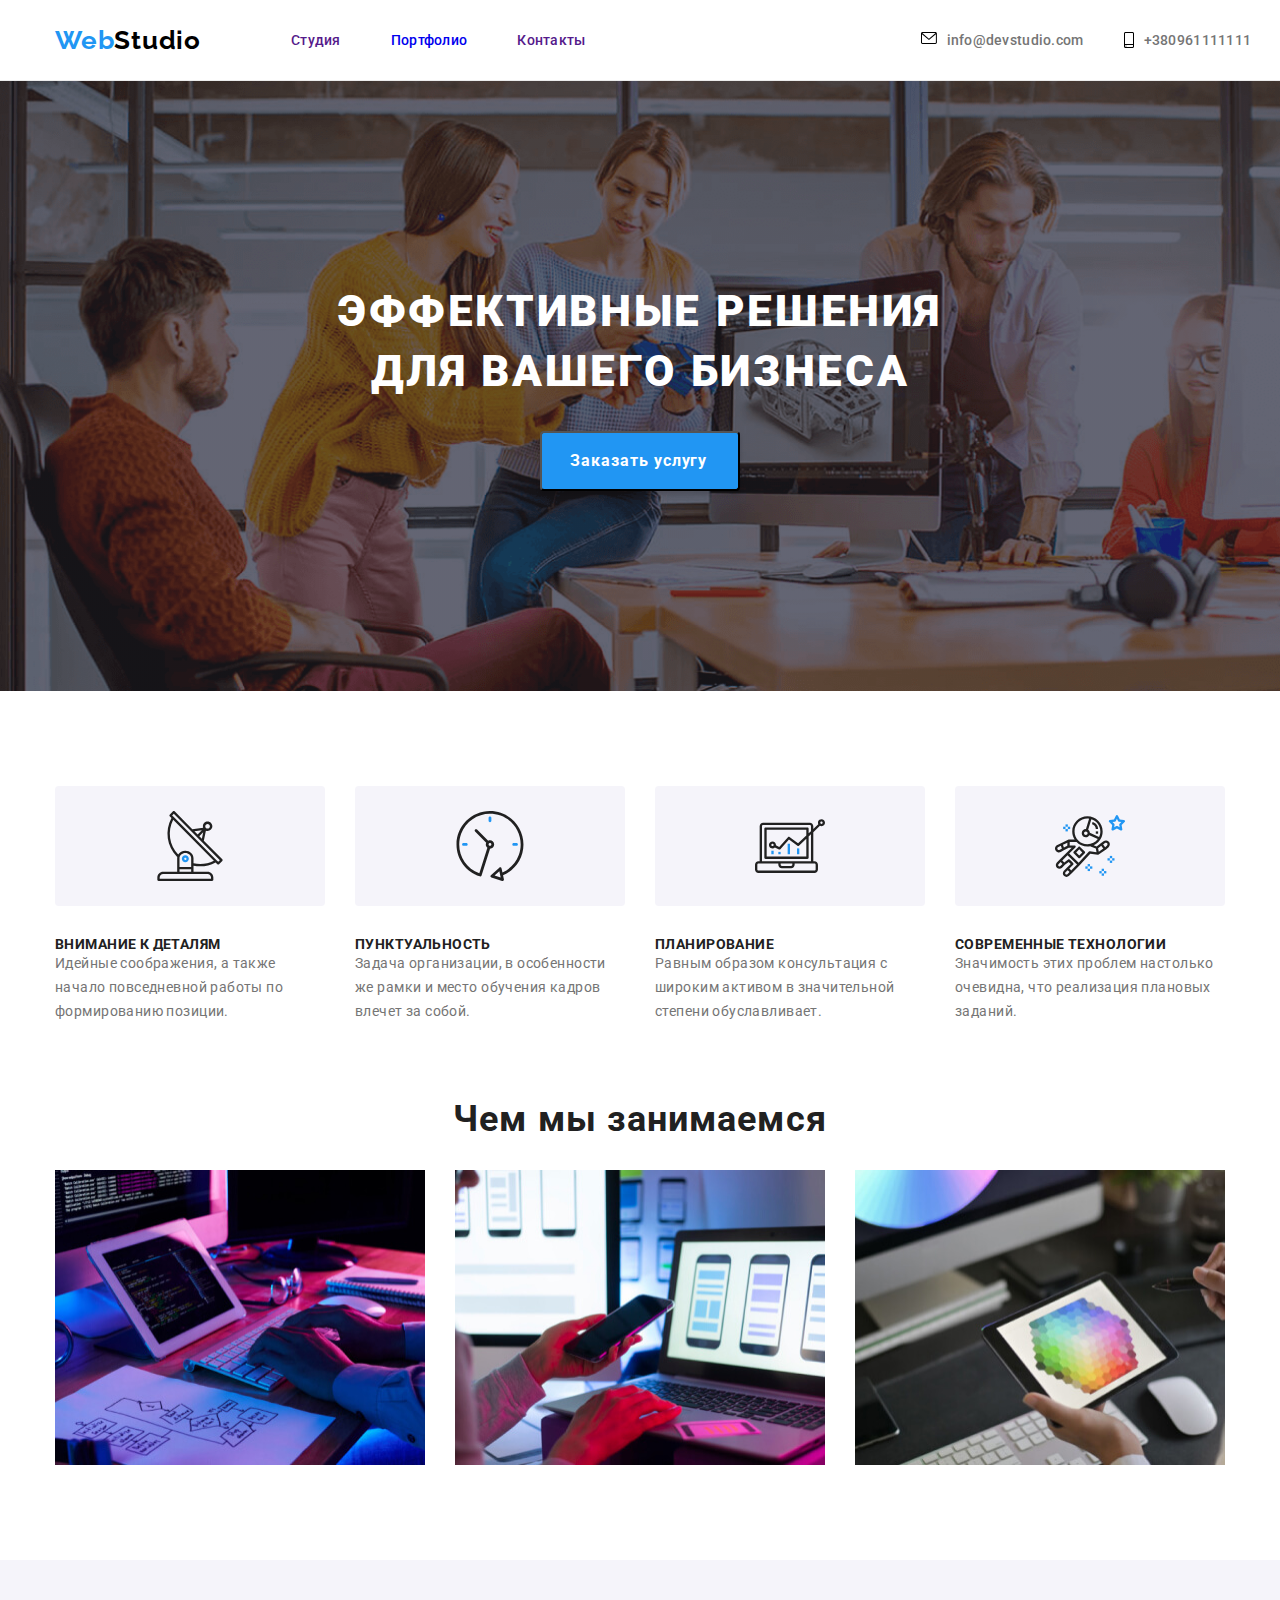
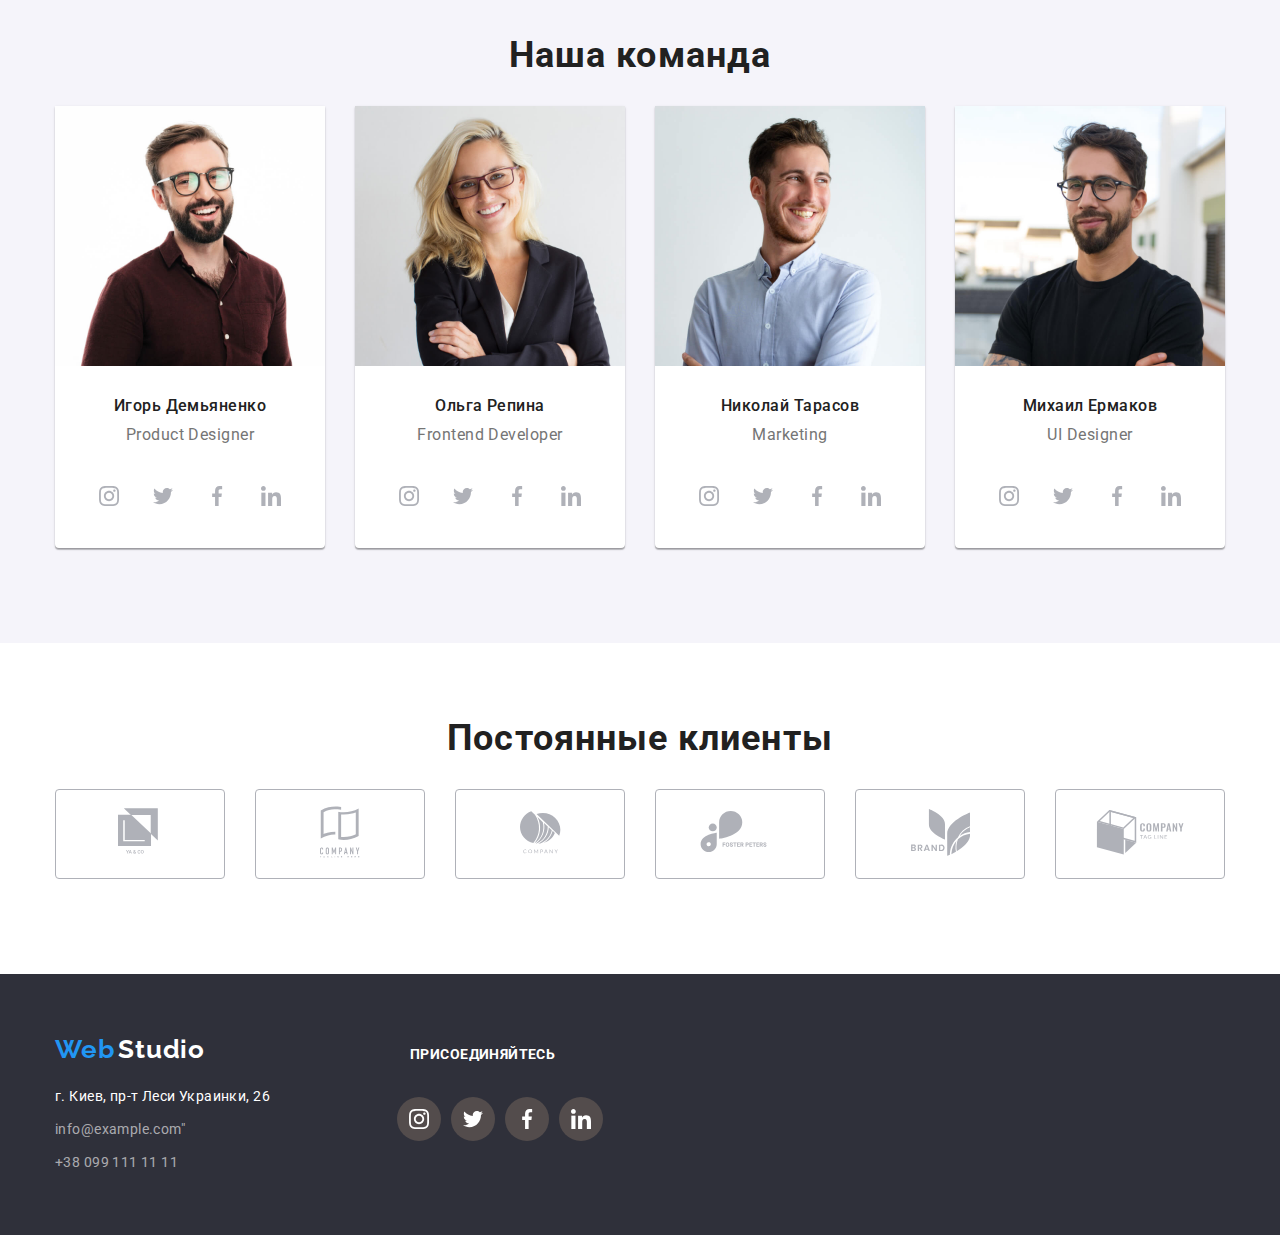
<file: index.html>
<!DOCTYPE html>
<html lang="ru">
  <head>
    <meta charset="UTF-8" />
    <meta name="viewport" content="width=device-width, initial-scale=1.0" />
    <link
      href="https://fonts.googleapis.com/css2?family=Raleway:wght@700&family=Roboto:wght@400;500;700;900&display=swap"
      rel="stylesheet"
    />
    <link rel="stylesheet" href="./css/styles.css" />
    <title>Web Studio</title>
  </head>
  <body>
    <!--HEADER-->
    <header class="header">
 <div class="container">
      <nav class="navigation">
        <a class="logo list link" href="">Web</a>
        <a class="logo-1 list link" href="">Studio</a>
        <ul class="navigation-list list">
          <li class="navigation-list-item">
            <a class="navigation-list-link link" href="">Студия</a>
          </li>
          <li class="navigation-list-item">
            <a class="navigation-list-link link" href="./portfolio.html">Портфолио</a>
          </li>
          <li class="navigation-list-item">
            <a class="navigation-list-link link" href="">Контакты</a>
          </li>
        </ul>
      <address class="address" >
        <div class="header-tel">
          <div class="add-1">
           <a class="header-tel-link link add-1" href="mailto:info@devstudio.com">info@devstudio.com 
              <svg class="add-svg-1" width="16" height="12">
          <use href="./images/sprite-svg.svg#icon-envelope"> </use>
                    </svg>  
                  </a> </div>
                  <div class="add-2">
                    <a class="header-tel-link link add-2" href="tel:+380961111111">+380961111111
            <svg class="add-svg-2" width="10" height="16">
                      <use href="./images/sprite-svg.svg#icon-smartphone"></use>
                  </svg> 
                </a>  </div>
        </div>
       </address>
      </nav> 
    </div> 
    </header>
    <main>
      <!--HERO-->
      <section class="section-heading">
      <div class="container">
          <h1 class="heading">Эффективные решения <br> для вашего бизнеса </h1>
          <button class="modal-btn" type="button">Заказать услугу</button>
        </div>
      </section>
      <!--DETAILS-->
      <section class="section-details">
        <div class="container">
          <ul class="navigation-list list">
            <li class="about-details">
              <div class="details-1">
              <b class="about-details-heading">Внимание к деталям</b>
              <p class="about-details-text" >Идейные соображения, а также начало повседневной работы по формированию позиции.</p>
            </div></li>
            <li class="about-details">
              <div class="details-2">
              <b class="about-details-heading">Пунктуальность</b>
              <p class="about-details-text" >Задача организации, в особенности же рамки и место обучения кадров влечет за собой.</p>
            </div> </li>
            <li class="about-details" >
              <div class="details-3"> 
                <b class="about-details-heading">Планирование</b>
              <p class="about-details-text" >Равным образом консультация с широким активом в значительной степени обуславливает.</p>
            </div>  </li>
            <li class="about-details" >
              <div class="details-4"> 
                 <b class="about-details-heading">Современные технологии</b>
              <p class="about-details-text">Значимость этих проблем настолько очевидна, что реализация плановых заданий.</p>
            </div>  </li>
          </ul>
        </div>
      </section>

      <!--OUR WORK-->
      <section class="section-work">
        <div class="container"> 
        <h2 class="section-work-heading">Чем мы занимаемся</h2>
        <ul class="section-work-list list">
          <li class="images-work-item"><img src="./images/our-work/img-desktopapp.jpg" alt="ноутбук" width="370" height="295"</li>
          <li class="images-work-item"><img src="./images/our-work/img-mobileapp.jpg" alt="мобильный телефон" width="370" height="295"</li>
          <li class="images-work-item"><img src="./images/our-work/img-design.jpg" alt="монитор компьютера" width="370" height="295"</li>
        </ul>
        </div>
      </section>

      <!-- OUR COMAND -->
      <section class="section-command">
      <div class="container">
        <h2 class="section-command-heading">Наша команда</h2>
           <ul class="section-command-list list">
          <li class="command-item">
            <img src="./images/we/img-igor.jpg" alt="дизайнер продукта" width="270" height="260" />
            <div class="section-command-social">
            <h3 class="section-command-name">Игорь Демьяненко</h3>
            <p class="section-command-proffesion" lang="en">Product Designer</p>
              <ul class="social-list list">
              <li class="social-list-item">
                  <a class="social-list-link" href="">
                   <svg class="social-list-svg">
                          <use href="./images/sprite-svg.svg#icon-instagram"></use>
                      </svg>
                  </a>
              </li>
              <li class="social-list-item">
                  <a class="social-list-link" href="">
                      <svg class="social-list-svg">
                          <use href="./images/sprite-svg.svg#icon-twitter"></use>
                      </svg>
                  </a>
              </li>
              <li class="social-list-item">
                  <a class="social-list-link" href="">
                      <svg class="social-list-svg">
                          <use href="./images/sprite-svg.svg#icon-facebook"></use>
                      </svg>
                  </a>
              </li>
              <li class="social-list-item">
                  <a class="social-list-link" href="">
                      <svg class="social-list-svg">
                          <use href="./images/sprite-svg.svg#icon-linkedin"></use>
                      </svg>
                  </a>
              </li>
          </ul>
        </div>
      </li>
          <li class="command-item">
            <img src="./images/we/img-olga.jpg" alt="фронтенд-разработчик" width="270" height="260" />
            <div class="section-command-social">
               <h3 class="section-command-name">Ольга Репина</h3>
            <p class="section-command-proffesion" lang="en">Frontend Developer</p>
            <ul class="social-list list">
              <li class="social-list-item">
                  <a class="social-list-link" href="">
                      <svg class="social-list-svg">
                          <use href="./images/sprite-svg.svg#icon-instagram"></use>
                      </svg>
                  </a>
              </li>
              <li class="social-list-item">
                  <a class="social-list-link" href="">
                      <svg class="social-list-svg">
                          <use href="./images/sprite-svg.svg#icon-twitter"></use>
                      </svg>
                  </a>
              </li>
              <li class="social-list-item">
                  <a class="social-list-link" href="">
                      <svg class="social-list-svg">
                          <use href="./images/sprite-svg.svg#icon-facebook"></use>
                      </svg>
                  </a>
              </li>
              <li class="social-list-item">
                  <a class="social-list-link" href="">
                      <svg class="social-list-svg">
                          <use href="./images/sprite-svg.svg#icon-linkedin"></use>
                      </svg>
                  </a>
              </li>
          </ul>
        </div>
          <li class="command-item" >
            <img src="./images/we/img-nik.jpg" alt="маркетолог" width="270" height="260" />
            <div class="section-command-social">
            <h3 class="section-command-name">Николай Тарасов</h3>
            <p class="section-command-proffesion" lang="en">Marketing</p>
            <ul class="social-list list">
              <li class="social-list-item">
                  <a class="social-list-link" href="">
                      <svg class="social-list-svg">
                          <use href="./images/sprite-svg.svg#icon-instagram"></use>
                      </svg>
                  </a>
              </li>
              <li class="social-list-item">
                  <a class="social-list-link" href="">
                      <svg class="social-list-svg">
                          <use href="./images/sprite-svg.svg#icon-twitter"></use>
                      </svg>
                  </a>
              </li>
              <li class="social-list-item">
                  <a class="social-list-link" href="">
                      <svg class="social-list-svg">
                          <use href="./images/sprite-svg.svg#icon-facebook"></use>
                      </svg>
                  </a>
              </li>
              <li class="social-list-item">
                  <a class="social-list-link" href="">
                      <svg class="social-list-svg">
                          <use href="./images/sprite-svg.svg#icon-linkedin"></use>
                      </svg>
                  </a>
              </li>
          </ul> 
        </div>
          </li>
          <li class="command-item">
            <img src="./images/we/img-mikle.jpg" alt="дизайнер интерфейса" width="270" height="260" />
            <div class="section-command-social">
               <h3 class="section-command-name">Михаил Ермаков</h3>
            <p class="section-command-proffesion" lang="en">UI Designer</p>
              <ul class="social-list list">
              <li class="social-list-item">
                  <a class="social-list-link" href="">
                      <svg class="social-list-svg">
                          <use href="./images/sprite-svg.svg#icon-instagram"></use>
                      </svg>
                  </a>
              </li>
              <li class="social-list-item">
                  <a class="social-list-link" href="">
                      <svg class="social-list-svg">
                          <use href="./images/sprite-svg.svg#icon-twitter"></use>
                      </svg>
                  </a>
              </li>
              <li class="social-list-item">
                  <a class="social-list-link" href="">
                      <svg class="social-list-svg">
                          <use href="./images/sprite-svg.svg#icon-facebook"></use>
                      </svg>
                  </a>
              </li>
              <li class="social-list-item">
                  <a class="social-list-link" href="">
                      <svg class="social-list-svg">
                          <use href="./images/sprite-svg.svg#icon-linkedin"></use>
                      </svg>
                  </a>
              </li>
          </ul>
        </div>
      </li>
    </ul>
</div>
</section>

      <!--OUR CLIENTS-->
      <section class="section-clients">
        <div class="container"> 
        <h2 class="section-our-clients">Постоянные клиенты</h2>
        <ul class="section-clients-list list">
         <div class="clients-elements">
            <li class="images-client">
            <a class="images-client-link" href="">
                <svg class="client-svg-1" >
                    <use href="./images/sprite-svg.svg#icon-logo-1"></use>
                </svg>
            </a>
        </li> 
         <li class="images-client">
            <a class="images-client-link" href="">
                <svg class="client-svg-2">
                    <use href="./images/sprite-svg.svg#icon-logo-2"></use>
                </svg>
            </a>
        </li>
        <li class="images-client">
          <a class="images-client-link" href="">
              <svg class="client-svg-3">
                  <use href="./images/sprite-svg.svg#icon-object"></use>
              </svg>
          </a>
      </li>
      <li class="images-client">
        <a class="images-client-link" href="">
            <svg class="client-svg-4">
                <use href="./images/sprite-svg.svg#icon-logo-4"></use>
            </svg>
        </a>
    </li>
      <li class="images-client">
        <a class="images-client-link" href="">
            <svg class="client-svg-5">
                <use href="./images/sprite-svg.svg#icon-logo-5"></use>
            </svg>
        </a>
    </li>
    <li class="images-client">
      <a class="images-client-link" href="">
          <svg class="client-svg-6">
              <use href="./images/sprite-svg.svg#icon-logo-6"></use>
          </svg>
      </a>
  </li></div>
        </ul>
        </div>
      </section>
    </main>

   <!-- CONTACT INFO -->
 <footer class="footer">
  <div class="container">
    <div class="contact-all">
   <div class="contact-info">
    <a class="logo link" href="">Web</a>
     <a class="logo-1 link" href="">Studio </a>
     <address class="address">
      <ul class="address-list list link">
        <li class="address-list-item">
          <a class="address-location link" href="г. Киев, пр-т Леси Украинки, 26" target="_blank">г. Киев, пр-т Леси Украинки, 26</a>
        </li>
        <li class="address-list-item">
          <a class="address-mail link" href="mailto:info@example.com">info@example.com"</a>
        </li>
        <li>
          <a class="address-tel link" href="tel:+380991111111">+38 099 111 11 11</a>
        </li>
      </ul>
    </address>
  </div> 
  <div class="social">
   <a class="logo-0">ПРИСОЕДИНЯЙТЕСЬ</a>
  <ul class="social-list list">
    <li class="social-list-item">
      <a class="social-list-link" href="">
          <div class="svg"><svg class="social-list-svg">
              <use href="./images/sprite-svg.svg#icon-instagram"></use>
          </svg></div>
      </a>
  </li>
  <li class="social-list-item">
      <a class="social-list-link" href="">
          <svg class="social-list-svg">
              <use href="./images/sprite-svg.svg#icon-twitter"></use>
          </svg>
      </a>
  </li>
  <li class="social-list-item">
      <a class="social-list-link" href="">
          <svg class="social-list-svg">
              <use href="./images/sprite-svg.svg#icon-facebook"></use>
          </svg>
      </a>
  </li>
  <li class="social-list-item">
      <a class="social-list-link" href="">
          <svg class="social-list-svg">
              <use href="./images/sprite-svg.svg#icon-linkedin"></use>
          </svg>
      </a>
  </li>  
 </ul>
  </div></div>
</div>
  </footer>
</body>
</html>
</file>
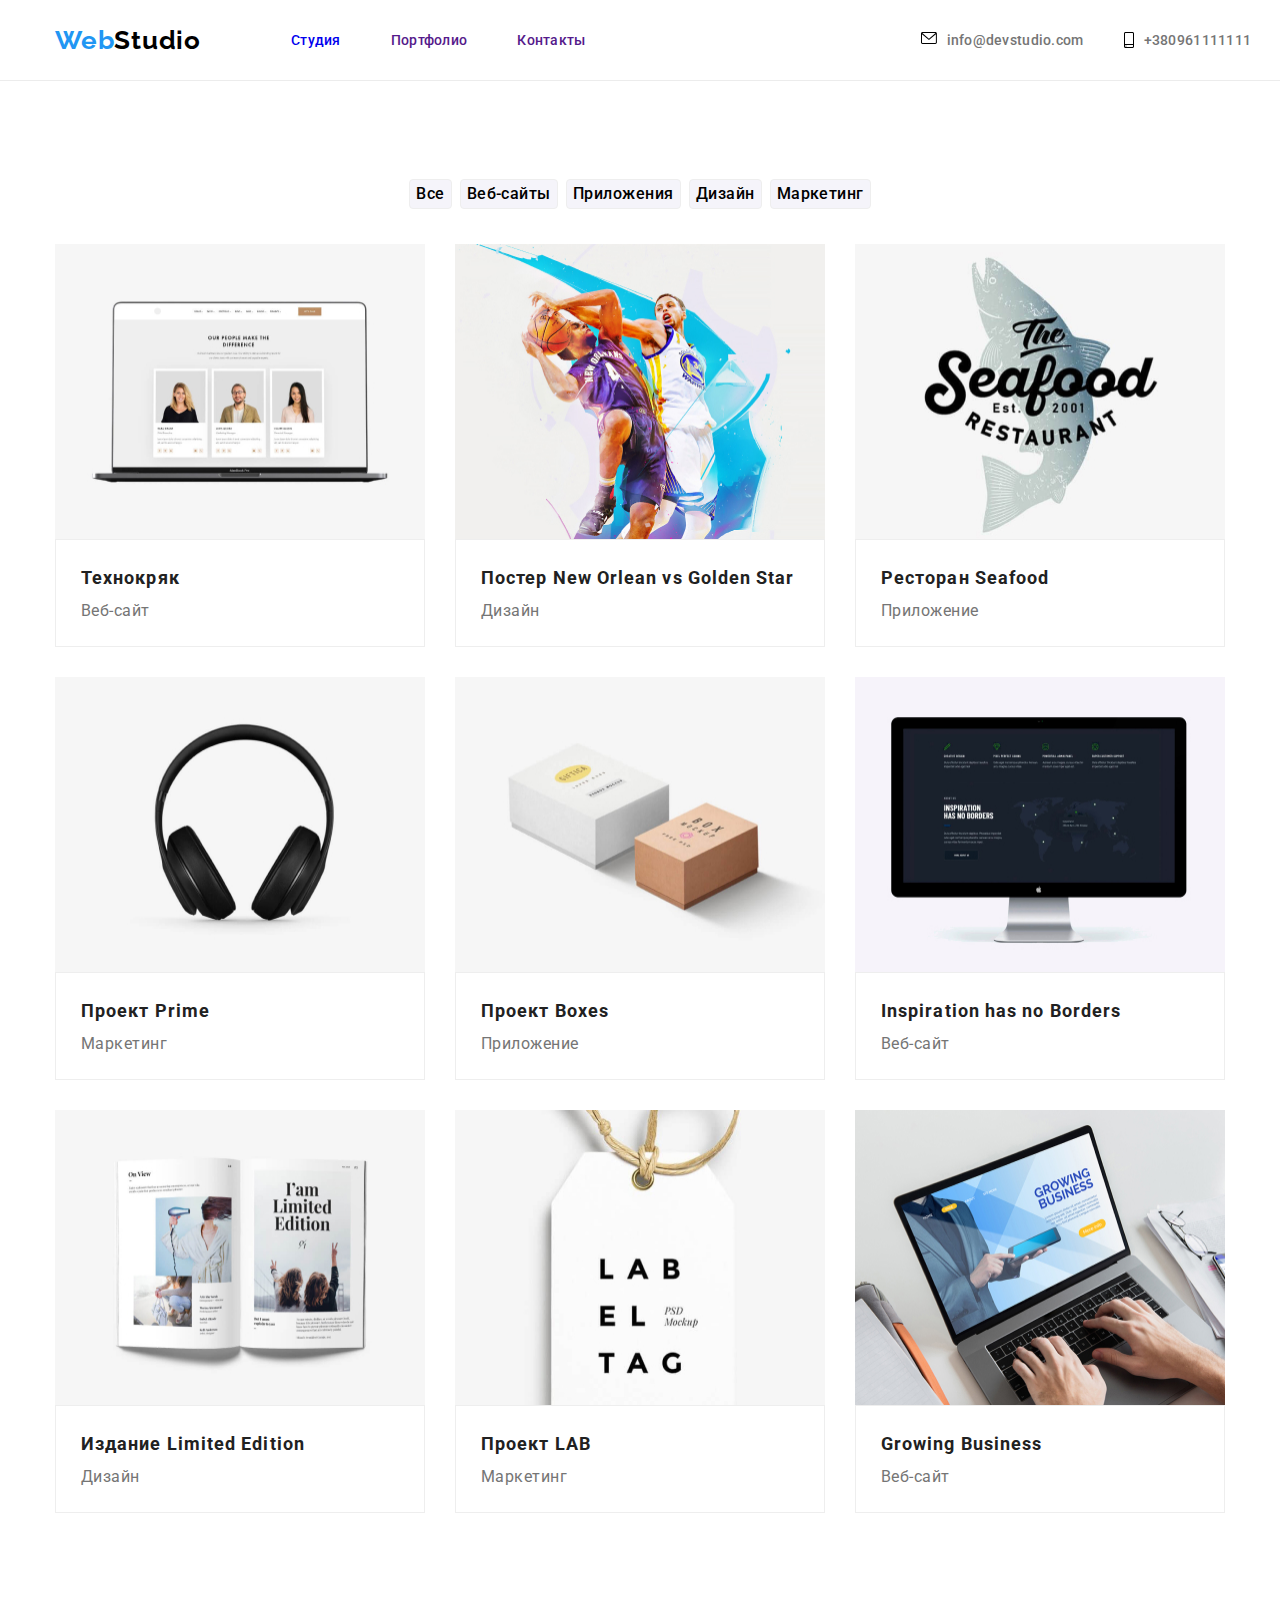
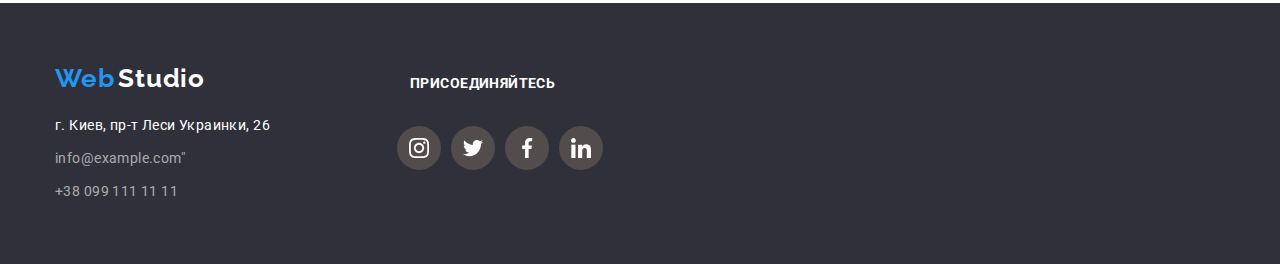
<file: portfolio.html>
<!DOCTYPE html>
<html lang="en">
  <head>
    <meta charset="UTF-8" />
    <meta name="viewport" content="width=device-width, initial-scale=1.0" />
    <link
      href="https://fonts.googleapis.com/css2?family=Raleway:wght@700&family=Roboto:wght@400;500;700;900&display=swap"
      rel="stylesheet"
    />
    <link rel="stylesheet" href="./css/styles.css" />
    <title>Portfolio</title>
  </head>
  <body>
    <!--HEADER-->
    <header class="header">
      <div class="container">
           <nav class="navigation">
             <a class="logo list link" href="">Web</a>
             <a class="logo-1 list link" href="">Studio</a>
             <ul class="navigation-list list">
               <li class="navigation-list-item">
                 <a class="navigation-list-link link" href="./index.html">Студия</a>
               </li>
               <li class="navigation-list-item">
                 <a class="navigation-list-link link" href="">Портфолио</a>
               </li>
               <li class="navigation-list-item">
                 <a class="navigation-list-link link" href="">Контакты</a>
               </li>
             </ul>
           <address class="address" >
             <div class="header-tel">
               <div class="add-1">
                <a class="header-tel-link link add-1" href="mailto:info@devstudio.com">info@devstudio.com  
                   <svg class="add-svg-1" width="16" height="12">
               <use href="./images/sprite-svg.svg#icon-envelope"> </use>
                         </svg>  
                       </a> </div>
                       <div class="add-2">
                         <a class="header-tel-link link add-2" href="tel:+380961111111">+380961111111
                 <svg class="add-svg-2" width="10" height="16">
                           <use href="./images/sprite-svg.svg#icon-smartphone"></use>
                       </svg> 
                     </a>  </div>
             </div>
            </address>
           </nav> 
         </div> 
         </header>
         <main>
      <!--HERO-->
      <section class="hero">
        <div class="container">
       <ul class="btn-all">
        <button class="modal-btn-1" type="button"  >Все</button> 
           <button class="modal-btn-1" type="button">Веб-сайты</button> 
          <button class="modal-btn-1 two" type="button">Приложения</button> 
           <button class="modal-btn-1 three" type="button">Дизайн</button> 
           <button class="modal-btn-1 four" type="button">Маркетинг</button> 
        </ul>
        </div>
      </section>
      <!-- Our work -->
      <section class="section-work-1">
      <div class="container">
        <ul class="section-work-list-1 list">
          <li class="section-work-item">
            <div class="section-work-item-all">
              <img class="img-portf" src="./images-portfolio/img-technokriak.jpg" alt="технокряк" width="370" height="295" />
            <div class="text">
            <h3 class="section-work-heading-1">Технокряк</h3>
            <p class="section-work-app">Веб-сайт</p>
             </div>
            </div>
          </li>
          <li class="section-work-item">
            <div class="section-work-item-all">
             <img class="img-portf" src="./images-portfolio/img-poster.jpg" alt="постер" width="370" height="295" />
           <div class="text">
            <h3 class="section-work-heading-1" lang="ru,en">Постер New Orlean vs Golden Star</h3>
            <p class="section-work-app">Дизайн</p>
             </div> 
            </div>
          </li>
          <li class="section-work-item">
            <div class="section-work-item-all">
            <img class="img-portf" src="./images-portfolio/img-restaurant.jpg" alt="логотип ресторана" width="370" height="295" />
            <div class="text">
            <h3 class="section-work-heading-1" lang="ru,en">Ресторан Seafood</h3>
            <p class="section-work-app">Приложение</p>
             </div> </div>
          </li>
          <li class="section-work-item">
            <div class="section-work-item-all"> 
              <img class="img-portf" src="./images-portfolio/img-prime.jpg" alt="наушники" width="370" height="295" />
              <div class="text">
            <h3 class="section-work-heading-1" lang="ru,en">Проект Prime</h3>
            <p class="section-work-app">Маркетинг</p>
         </div> </div>
          </li>
          <li class="section-work-item">
            <div class="section-work-item-all">
               <img class="img-portf" src="./images-portfolio/img-boxes.jpg" alt="коробки" width="370" height="295" />
           <div class="text">
            <h3 class="section-work-heading-1" lang="ru,en">Проект Boxes</h3>
            <p class="section-work-app">Приложение</p>
             </div> </div>
          </li>
          <li class="section-work-item">
            <div class="section-work-item-all">
               <img class="img-portf" src="./images-portfolio/img-inspiration.jpg" alt="монитор" width="370" height="295" />
            <div class="text">
            <h3 class="section-work-heading-1" lang="en">Inspiration has no Borders</h3>
            <p class="section-work-app">Веб-сайт</p>
             </div> 
            </div>
          </li>
          <li class="section-work-item">
            <div class="section-work-item-all">
               <img class="img-portf" src="./images-portfolio/img-edition.jpg" alt="журнал" width="370" height="295" />
           <div class="text">
            <h3 class="section-work-heading-1" lang="ru,en">Издание Limited Edition</h3>
            <p class="section-work-app">Дизайн</p>
             </div> 
            </div>
          </li>
          <li class="section-work-item">
            <div class="section-work-item-all">
               <img class="img-portf" src="./images-portfolio/img-lab.jpg" alt="бирка" width="370" height="295" />
           <div class="text">
            <h3 class="section-work-heading-1" lang="ru,en">Проект LAB</h3>
            <p class="section-work-app">Маркетинг</p>
             </div> 
            </div>
          </li>
          <li class="section-work-item">
            <div class="section-work-item-all">
               <img class="img-portf" src="./images-portfolio/img-growing-business.jpg " alt="ноутбук" width="370" height="295" />
           <div class="text">
            <h3 class="section-work-heading-1" lang="en">Growing Business</h3>
            <p class="section-work-app">Веб-сайт</p>
             </div> 
            </div>
          </li>
        </ul>
        </div>
      </section>
    </main>

 <!-- CONTACT INFO -->
 <footer class="footer">
  <div class="container">
    <div class="contact-all">
   <div class="contact-info">
    <a class="logo link" href="">Web</a>
     <a class="logo-1 link" href="">Studio </a>
     <address class="address">
      <ul class="address-list list link">
        <li class="address-list-item">
          <a class="address-location link" href="г. Киев, пр-т Леси Украинки, 26" target="_blank">г. Киев, пр-т Леси Украинки, 26</a>
        </li>
        <li class="address-list-item">
          <a class="address-mail link" href="mailto:info@example.com">info@example.com"</a>
        </li>
        <li>
          <a class="address-tel link" href="tel:+380991111111">+38 099 111 11 11</a>
        </li>
      </ul>
    </address>
  </div> 
  <div class="social">
   <a class="logo-0">ПРИСОЕДИНЯЙТЕСЬ</a>
  <ul class="social-list list">
    <li class="social-list-item">
      <a class="social-list-link" href="">
          <svg class="social-list-svg">
              <use href="./images/sprite-svg.svg#icon-instagram"></use>
          </svg>
      </a>
  </li>
  <li class="social-list-item">
      <a class="social-list-link" href="">
          <svg class="social-list-svg">
              <use href="./images/sprite-svg.svg#icon-twitter"></use>
          </svg>
      </a>
  </li>
  <li class="social-list-item">
      <a class="social-list-link" href="">
          <svg class="social-list-svg">
              <use href="./images/sprite-svg.svg#icon-facebook"></use>
          </svg>
      </a>
  </li>
  <li class="social-list-item">
      <a class="social-list-link" href="">
          <svg class="social-list-svg">
              <use href="./images/sprite-svg.svg#icon-linkedin"></use>
          </svg>
      </a>
  </li>  
 </ul>
  </div></div>
</div>
  </footer>
</body>
</html>
</file>
<file: css/styles.css>
:root {
  --main-font: "Roboto", sans-serif;
  --secondary-font: "Raleway", sans-serif;
}

*,
*::before,
*::after {
  margin: 0;
}

body {
  font-family: var(--main-font);
  font-style: normal;
}

.list {
  list-style: none;
}

.link {
  text-decoration: none;
}
.address {
  font-style: normal;
}

img {
  display: block;
}
.container {
  width: 1170px;
  margin: 0 auto;
}
ul {
  padding: 0;
}
/*<-----HEADER------->*/
.header {
  display: flex;
  align-items: center;
  border-bottom: 1px solid #ececec;
  height: 80px;
  padding-top: 0px;
}
.navigation {
  display: flex;
  align-items: center;
}
.navigation-list {
  display: flex;
}
.logo-1 {
  margin-right: 90px;
}
.navigation-list-item:not(:last-child) {
  margin-right: 50px;
}

.header .header-tel {
  display: flex;
  flex-direction: row;
  padding-left: 305px;
}

.add-1 {
  display: flex;
  flex-direction: row-reverse;
}
.add-2 {
  display: flex;
  flex-direction: row-reverse;
}
.add-svg-1 {
  padding-right: 10px;
}
.add-svg-2 {
  padding-right: 10px;
}
.header-tel-link {
  padding-left: 30px;
  padding-right: 10px;
  color: #757575;
}
.logo,
.logo-1 {
  font-family: var(--secondary-font);
  font-style: 400;
  font-weight: 700;
  font-size: 26px;
  line-height: 1.192;
  letter-spacing: 0.03em;
}
.logo {
  color: #2196f3;
}
.logo-1 {
  color: #000000;
}
.footer .logo-1 {
  color: #ffffff;
}
.logo-0 {
  font-family: var(--main-font);
  font-style: 400;
  font-weight: 700;
  font-size: 14px;
  line-height: 16px;
  letter-spacing: 0.03em;
  color: #ffffff;
  text-decoration: none;
}
.navigation-list-link:hover,
.navigation-list-link:focus,
.header-tel-link:hover,
.header-tel-link:focus {
  color: #2196f3;
}
.navigation-list,
.header-tel-link {
  font-style: 400;
  font-weight: 500;
  font-size: 14px;
  line-height: 1.143;
  letter-spacing: 0.02em;
}
.navigation-list {
  color: #212121;
}
.add-1:hover .add-svg-1 {
  fill: #2196f3;
}
.add-2:hover .add-svg-2 {
  fill: #2196f3;
}
/*<-----HEADER-END------->*/

/*<-----HERO------->*/
.heading {
  font-family: var(--main-font);
  font-style: 400;
  font-weight: 900;
  font-size: 44px;
  line-height: 1.364;
  text-align: center;
  letter-spacing: 0.06em;
  text-transform: uppercase;
  color: #ffffff;
}

.modal-btn {
  font-family: var(--main-font);
  font-style: 400;
  font-weight: 700;
  font-size: 16px;
  line-height: 1.875;
  display: flex;
  align-items: center;
  text-align: center;
  letter-spacing: 0.06em;
  color: #ffffff;
  width: 200px;
  height: 50px;
  background: #2196f3;
  box-shadow: 0px 4px 4px rgba(0, 0, 0, 0.15);
  border-radius: 4px;
  padding: 28px;
  margin: 0 auto;
}
.section-heading {
  display: flex;
  padding-top: 200px;
  padding-bottom: 200px;
  background-image: url("../images/heading/img.png");
  background-repeat: no-repeat;
  background-size: cover;
  fill: #2f303a, 40%;
  flex-grow: 1;
  background-color: rgba(47, 48, 58, 0.4);
  background-image: linear-gradient(rgba(47, 48, 58, 0.4), rgba(47, 48, 58, 0.4)), url("../images/heading/img.png");
}
.section-heading .heading {
  text-align: center;
  margin-bottom: 30px;
}
.section-heading .modal-btn {
  margin: 0 auto;
}
/*<-----END HERO------->*/

/*<!--DETAILS-->*/

.section-details {
  display: flex;
  padding-top: 80px;
}
.about-details-heading {
  font-family: var(--main-font);
  font-style: 400;
  font-weight: 700;
  font-size: 14px;
  line-height: 1.143;
  letter-spacing: 0.03em;
  text-transform: uppercase;
  color: #212121;
}
.about-details-text {
  font-family: var(--main-font);
  font-style: 400;
  font-weight: 400;
  font-size: 14px;
  line-height: 1.71;
  letter-spacing: 0.03em;
  color: #757575;
}
.section-details {
  padding-top: 95px;
  padding-bottom: 95px;
}
.section-details .about-details:not(:last-child) {
  margin-right: 30px;
}
.section-details .about-details {
  width: 270px;
}
.details-1::before {
  display: block;
  content: "";
  width: 270px;
  height: 120px;
  background-image: url("../images/svg-for-sprite/antenna.svg");
  background-position: center;
  background-repeat: no-repeat;
  background-color: #f5f4fa;
  border-radius: 4px;
  flex-grow: 1;
  background-image: linear-gradient(#F5F4FA), rgba(#F5F4FA)), url("../images/svg-for-sprite/antenna.svg");
  margin-bottom: 30px;
}
.details-2::before {
  display: block;
  content: "";
  width: 270px;
  height: 120px;
  background-image: url("../images/svg-for-sprite/clock.svg");
  background-position: center;
  background-repeat: no-repeat;
  background-color: #f5f4fa;
  border-radius: 4px;
  flex-grow: 1;
  background-image: linear-gradient(#F5F4FA), rgba(#F5F4FA)), url("../images/svg-for-sprite/clock.svg");
  margin-bottom: 30px;
}
.details-3::before {
  display: block;
  content: "";
  width: 270px;
  height: 120px;
  background-image: url("../images/svg-for-sprite/diagram.svg");
  background-position: center;
  background-repeat: no-repeat;
  background-color: #f5f4fa;
  border-radius: 4px;
  flex-grow: 1;
  background-image: linear-gradient(#F5F4FA), rgba(#F5F4FA)), url("../images/svg-for-sprite/diagram.svg");
  margin-bottom: 30px;
}
.details-4::before {
  display: block;
  content: "";
  width: 270px;
  height: 120px;
  background-image: url("../images/svg-for-sprite/astronaut.svg");
  background-position: center;
  background-repeat: no-repeat;
  background-color: #f5f4fa;
  border-radius: 4px;
  flex-grow: 1;
  background-image: linear-gradient(#F5F4FA), rgba(#F5F4FA)), url("../images/svg-for-sprite/astronaut.svg");
  margin-bottom: 30px;
}

/*<!--END DETAILS-->*/

/*<!--OUR WORK-- +-- OUR COMAND --> >*/

.section-work-heading,
.section-command-heading,
.section-our-clients {
  font-family: var(--main-font);
  font-style: 400;
  font-weight: 700;
  font-size: 36px;
  line-height: 1.167px;
  text-align: center;
  letter-spacing: 0.03em;
  color: #212121;
}
/*<!--END OUR WORK-- +-- OUR COMAND --> >*/

/*<!--OUR WORK--> >*/

.section-work {
  padding-bottom: 95px;
}
.section-work .section-work-heading {
  text-align: center;
  margin-bottom: 50px;
}
.section-work .section-work-list {
  display: flex;
  width: 370px;
}
.section-work .images-work-item:not(:last-child) {
  margin-right: 30px;
}
.section-work-item:hover .section-work-item-all {
  background: #ffffff;
  border: 1px solid #eeeeee;
  box-sizing: border-box;
  box-shadow: 0px 1px 1px rgba(0, 0, 0, 0.12), 0px 4px 4px rgba(0, 0, 0, 0.06), 1px 4px 6px rgba(0, 0, 0, 0.16);
}

/*<!--END OUR WORK--> >*/

/*<!-- OUR COMAND -->*/

.section-command-name {
  font-family: var(--main-font);
  font-style: 400;
  font-weight: 500;
  font-size: 16px;
  line-height: 1.188;
  text-align: center;
  letter-spacing: 0.03em;
  color: #212121;
}
.section-command-proffesion {
  font-family: var(--main-font);
  font-style: 400;
  font-weight: 400;
  font-size: 16px;
  line-height: 1.188;
  text-align: center;
  letter-spacing: 0.03em;
  color: #757575;
}
.section-command {
  padding-top: 95px;
  padding-bottom: 95px;
  background: #f5f4fa;
}
.section-command .section-command-heading {
  text-align: center;
  margin-bottom: 50px;
}
.section-command .command-item {
  background: #ffffff;
  box-shadow: 0px 1px 3px rgba(0, 0, 0, 0.12), 0px 1px 1px rgba(0, 0, 0, 0.14), 0px 2px 1px rgba(0, 0, 0, 0.2);
  border-radius: 0px 0px 4px 4px;
}
.section-command .section-command-list {
  display: flex;
  width: 270px;
}
.section-command .command-item:not(:last-child) {
  margin-right: 30px;
}
.section-command .section-command-name {
  padding-top: 30px;
  padding-bottom: 10px;
}
.section-command .section-command-proffesion {
  padding-bottom: 15px;
}
/*<!--END OUR COMAND -->*/

/*------SOCIAL-----*/

.social-list {
  display: flex;
  justify-content: space-between;
  width: 206px;
  padding-left: 32px;
  padding-right: 30px;
}
.social-list-link {
  display: flex;
  align-items: center;
  justify-content: center;
  width: 44px;
  height: 44px;
  border-radius: 50%;
  background-position: center;
  background-color: #ffffff;
}
.social-list-svg {
  display: flex;
  width: 20px;
  height: 20px;
  fill: #afb1b8;
}
.social-list-link:hover {
  background-color: #2196f3;
}
.social-list-link:hover .social-list-svg {
  fill: #ffffff;
}
.social-list-item {
  padding-top: 15px;
  padding-bottom: 30px;
}
.social-list-item:not(:last-child) {
  padding-right: 10px;
}

/*------END SOCIAL-----*/

/*<!--OUR CLIENTS-->*/
.section-clients {
  padding-top: 95px;
  padding-bottom: 95px;
}
.section-clients .section-our-clients {
  margin-bottom: 50px;
  text-align: center;
}
.section-clients .clients-elements {
  display: flex;
  justify-content: space-between;
  flex-direction: row;
}
.images-client {
  display: flex;
  align-items: center;
  justify-content: center;
  width: 170px;
  height: 90px;
  background-color: #ffffff;
  border: 1px solid #afb1b8;
  box-sizing: border-box;
  border-radius: 4px;
}

.client-svg-1 {
  width: 44px;
  height: 49px;
  fill: #afb1b8;
}
.client-svg-2 {
  width: 40px;
  height: 52px;
  fill: #afb1b8;
}
.client-svg-3 {
  width: 41px;
  height: 43px;
  fill: #afb1b8;
}
.client-svg-4 {
  width: 80px;
  height: 42px;
  fill: #afb1b8;
}
.client-svg-5 {
  width: 59px;
  height: 47px;
  fill: #afb1b8;
}
.client-svg-6 {
  width: 89px;
  height: 45px;
  fill: #afb1b8;
}
.images-client:hover {
  border: 1px solid #2196f3;
}
.images-client:hover .client-svg-1 {
  fill: #2196f3;
}
.images-client:hover .client-svg-2 {
  fill: #2196f3;
}
.images-client:hover .client-svg-3 {
  fill: #2196f3;
}
.images-client:hover .client-svg-4 {
  fill: #2196f3;
}
.images-client:hover .client-svg-5 {
  fill: #2196f3;
}
.images-client:hover .client-svg-6 {
  fill: #2196f3;
}
/*<!--END---OUR CLIENTS-->*/

/*<!-- FOOTER ----CONTACT INFO -->*/
.address-location,
.address-mail,
.address-tel {
  font-family: var(--main-font);
  font-style: 400;
  font-weight: 400;
  font-size: 14px;
  line-height: 1.714;
  letter-spacing: 0.03em;
}

.address-location {
  color: #ffffff;
}

.address-mail,
.address-tel {
  color: #ffffff;
}
.address {
  display: flex;
}
.footer {
  display: flex;
  justify-content: flex-start;
  text-align: start;
  background: #2f303a;
  padding-top: 60px;
  padding-bottom: 60px;
}
.footer .address-list-item {
  display: flex;
  text-align: center;
  justify-items: center;
  margin-bottom: 9px;
}
.footer .contact-all {
  display: flex;
  justify-content: flex-start;
  text-align: start;
}
.footer .social {
  display: flex;
  width: 206px;
  justify-content: flex-start;
  text-align: start;
  flex-direction: column;
  padding-left: 70px;
  padding-top: 12px;
}

.footer .social-list-item:not(:last-child) {
  padding-right: 10px;
}
.footer .address-location {
  margin-top: 20px;
}
.footer .logo-0 {
  margin-bottom: 20px;
  padding-left: 45px;
}
.footer .address-mail,
.address-tel {
  color: rgba(255, 255, 255, 0.6);
}
.footer .social-list-link {
  background-color: #534c4c;
}
.footer .social-list-link:hover {
  background-color: #2196f3;
}
.footer .social-list-svg {
  fill: #ffffff;
}
/*<!--END FOOTER ----CONTACT INFO -->*/

/*<!--/PORTFOLIO-->*/

/*<!--PORTFOLIO----HERO-->*/

.hero {
  padding-top: 98px;
  padding-bottom: 35px;
}
.hero .modal-btn-1:not(:last-child) {
  margin-right: 8px;
}
.hero .btn-all {
  display: flex;
  justify-content: center;
}
.modal-btn-1 {
  font-family: var(--main-font);
  font-style: 400;
  font-weight: 500;
  font-size: 16px;
  line-height: 1.625;
  letter-spacing: 0.03em;
  background: #f5f4fa;
  border-radius: 4px;
  border: 1px solid #eeeeee;
}
.modal-btn-1:hover,
.modal-btn-1:focus {
  color: #ffff;
  background: #2196f3;
  border: #2196f3;
  fill: 1px solid #2196f3;
}

/*<!--END---PORTFOLIO----HERO-->*/

/*<!--PORTFOLIO---- Our work -->*/
.section-work-heading-1 {
  font-family: var(--main-font);
  font-style: 400;
  font-weight: 700;
  font-size: 18px;
  line-height: 2;
  letter-spacing: 0.06em;
  color: #212121;
}

.section-work-1 {
  padding-bottom: 90px;
}
.section-work-app {
  font-family: var(--main-font);
  font-style: normal;
  font-weight: 400;
  font-size: 16px;
  line-height: 1.875;
  letter-spacing: 0.03em;
  color: #757575;
}
.section-work-1 .section-work-list-1 {
  display: flex;
  flex-wrap: wrap;
  margin-right: -30px;
  margin-bottom: -30px;
  flex-basis: calc((100% - 3 * 30px) / 3);
}
.section-work-1 .section-work-item {
  background: #ffffff;
  border: 1px mixed #eeeeee;
  box-sizing: border-box;
  fill: 1px solid #ffffff;
  width: 370px;
  margin-right: 30px;
  margin-bottom: 30px;
}
.section-work-1 .img-portf {
  width: 100%;
}
.section-work-1 .text {
  box-sizing: border-box;
  padding-top: 20px;
  padding-bottom: 20px;
  padding-right: 25px;
  padding-left: 25px;
  border: 1px solid #eeeeee;
}

/*<!--END--PORTFOLIO---- Our work -->*/ ;
</file>
